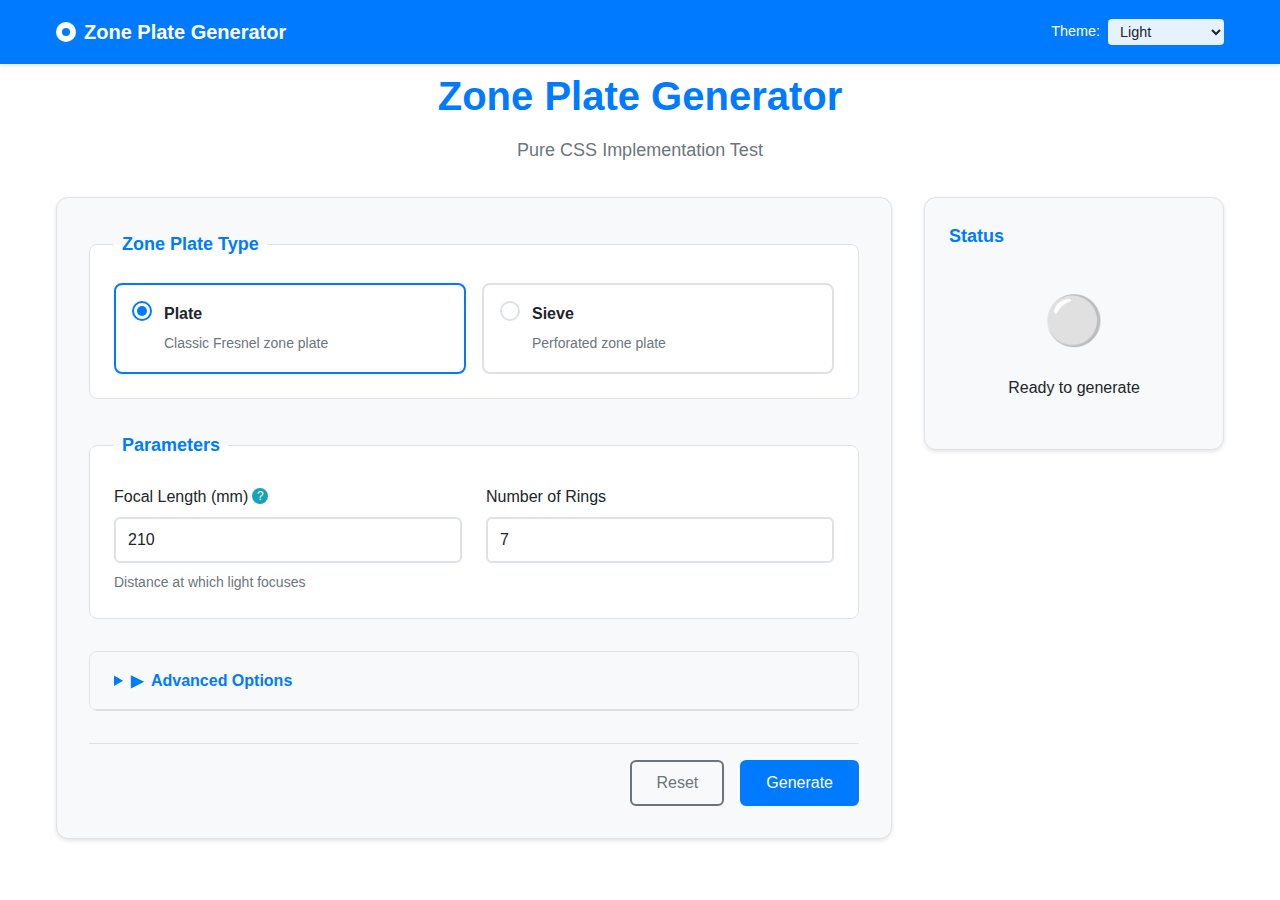
<file: test-css.html>
<!DOCTYPE html>
<html lang="en">
<head>
    <meta charset="UTF-8">
    <meta name="viewport" content="width=device-width, initial-scale=1.0">
    <title>Zone Plate Generator - Pure CSS Test</title>
    <link rel="stylesheet" href="src/zone_plate_ui/static/css/style.css">
</head>
<body data-theme="light">
    <nav class="navbar">
        <div class="container">
            <a class="navbar-brand" href="#">
                <span class="icon-dot"></span>
                Zone Plate Generator
            </a>
            
            <input type="checkbox" id="nav-toggle" class="nav-toggle">
            <label for="nav-toggle" class="nav-toggle-label">
                <span class="hamburger"></span>
            </label>
            
            <div class="nav-menu">
                <form class="theme-form">
                    <label for="theme-select" class="theme-label">Theme:</label>
                    <select id="theme-select" name="theme" class="theme-select">
                        <option value="light">Light</option>
                        <option value="dark">Dark</option>
                        <option value="blue">Ocean Blue</option>
                        <option value="purple">Purple Haze</option>
                    </select>
                </form>
            </div>
        </div>
    </nav>

    <main class="container">
        <div class="page-header">
            <h1 class="page-title">Zone Plate Generator</h1>
            <p class="page-subtitle">Pure CSS Implementation Test</p>
        </div>

        <div class="layout-grid">
            <div class="form-container">
                <form class="zone-form">
                    <fieldset class="form-section">
                        <legend>Zone Plate Type</legend>
                        <div class="radio-grid">
                            <div class="radio-card">
                                <input type="radio" id="type_plate" name="type" value="PLATE" checked>
                                <label for="type_plate" class="radio-label">
                                    <span class="radio-visual"></span>
                                    <div class="radio-content">
                                        <strong class="radio-title">Plate</strong>
                                        <small class="radio-description">Classic Fresnel zone plate</small>
                                    </div>
                                </label>
                            </div>
                            <div class="radio-card">
                                <input type="radio" id="type_sieve" name="type" value="SIEVE">
                                <label for="type_sieve" class="radio-label">
                                    <span class="radio-visual"></span>
                                    <div class="radio-content">
                                        <strong class="radio-title">Sieve</strong>
                                        <small class="radio-description">Perforated zone plate</small>
                                    </div>
                                </label>
                            </div>
                        </div>
                    </fieldset>

                    <fieldset class="form-section">
                        <legend>Parameters</legend>
                        <div class="form-grid">
                            <div class="form-group">
                                <label for="focal_length" class="form-label">
                                    Focal Length (mm)
                                    <span class="help-icon" title="The focal length in millimeters">?</span>
                                </label>
                                <input type="number" id="focal_length" name="focal_length" 
                                       value="210" class="form-control" required>
                                <small class="form-help">Distance at which light focuses</small>
                            </div>
                            
                            <div class="form-group">
                                <label for="rings" class="form-label">Number of Rings</label>
                                <input type="number" id="rings" name="rings" 
                                       value="7" class="form-control" required>
                            </div>
                        </div>
                    </fieldset>

                    <details class="advanced-section">
                        <summary class="advanced-toggle">Advanced Options</summary>
                        <div class="advanced-content">
                            <div class="form-group">
                                <label for="negative_mode" class="checkbox-label">
                                    <input type="checkbox" id="negative_mode" name="negative_mode">
                                    <span class="checkbox-visual"></span>
                                    Negative Mode
                                </label>
                            </div>
                        </div>
                    </details>

                    <div class="form-actions">
                        <button type="reset" class="btn btn-secondary">Reset</button>
                        <button type="submit" class="btn btn-primary">Generate</button>
                    </div>
                </form>
            </div>

            <div class="info-panel">
                <div class="info-card">
                    <h3 class="info-title">Status</h3>
                    <div class="status-display">
                        <div class="status-icon">⚪</div>
                        <p class="status-text">Ready to generate</p>
                    </div>
                </div>
            </div>
        </div>
    </main>
</body>
</html>
</file>
<file: src/zone_plate_ui/static/css/style.css>
/* Zone Plate Generator - Pure CSS Implementation */

/* CSS Reset and Base Styles */
* {
    margin: 0;
    padding: 0;
    box-sizing: border-box;
}

html {
    font-size: 16px;
    line-height: 1.6;
    scroll-behavior: smooth;
}

/* Theme Variables */
:root {
    /* Light theme (default) */
    --primary-color: #007bff;
    --secondary-color: #6c757d;
    --success-color: #28a745;
    --danger-color: #dc3545;
    --warning-color: #ffc107;
    --info-color: #17a2b8;
    --background-color: #ffffff;
    --surface-color: #f8f9fa;
    --text-color: #212529;
    --border-color: #dee2e6;
    --shadow: 0 2px 4px rgba(0,0,0,0.1);
}

[data-theme="dark"] {
    --primary-color: #0d6efd;
    --secondary-color: #6c757d;
    --success-color: #198754;
    --danger-color: #dc3545;
    --warning-color: #ffc107;
    --info-color: #0dcaf0;
    --background-color: #121212;
    --surface-color: #1e1e1e;
    --text-color: #ffffff;
    --border-color: #495057;
    --shadow: 0 2px 8px rgba(0,0,0,0.3);
}

[data-theme="blue"] {
    --primary-color: #0077be;
    --secondary-color: #4a90a4;
    --success-color: #52b788;
    --danger-color: #d62d20;
    --warning-color: #f2cc8f;
    --info-color: #81b29a;
    --background-color: #f0f8ff;
    --surface-color: #e6f3ff;
    --text-color: #003366;
    --border-color: #b3d9ff;
    --shadow: 0 2px 4px rgba(0,119,190,0.1);
}

[data-theme="purple"] {
    --primary-color: #6f42c1;
    --secondary-color: #8e44ad;
    --success-color: #27ae60;
    --danger-color: #e74c3c;
    --warning-color: #f39c12;
    --info-color: #3498db;
    --background-color: #faf5ff;
    --surface-color: #f3e8ff;
    --text-color: #2d1b69;
    --border-color: #d1c4e9;
    --shadow: 0 2px 4px rgba(111,66,193,0.1);
}

/* Body and Layout */
body {
    font-family: -apple-system, BlinkMacSystemFont, "Segoe UI", Roboto, "Helvetica Neue", Arial, sans-serif;
    background-color: var(--background-color);
    color: var(--text-color);
    transition: background-color 0.3s ease, color 0.3s ease;
}

.container {
    max-width: 1200px;
    margin: 0 auto;
    padding: 0 1rem;
}

/* Navigation */
.navbar {
    background-color: var(--primary-color);
    padding: 1rem 0;
    position: sticky;
    top: 0;
    z-index: 100;
    box-shadow: var(--shadow);
}

.navbar .container {
    display: flex;
    justify-content: space-between;
    align-items: center;
}

.navbar-brand {
    color: white;
    text-decoration: none;
    font-weight: 600;
    font-size: 1.25rem;
    display: flex;
    align-items: center;
    gap: 0.5rem;
}

.navbar-brand:hover {
    color: rgba(255,255,255,0.9);
}

.icon-dot {
    width: 20px;
    height: 20px;
    border-radius: 50%;
    background: white;
    display: inline-block;
    position: relative;
}

.icon-dot::before {
    content: '';
    position: absolute;
    top: 50%;
    left: 50%;
    transform: translate(-50%, -50%);
    width: 8px;
    height: 8px;
    background: var(--primary-color);
    border-radius: 50%;
}

/* Mobile Navigation */
.nav-toggle {
    display: none;
}

.nav-toggle-label {
    display: none;
    cursor: pointer;
    flex-direction: column;
    gap: 4px;
}

.hamburger {
    width: 25px;
    height: 3px;
    background: white;
    transition: all 0.3s ease;
}

.hamburger::before,
.hamburger::after {
    content: '';
    display: block;
    width: 25px;
    height: 3px;
    background: white;
    transition: all 0.3s ease;
}

.nav-menu {
    display: flex;
    align-items: center;
    gap: 1rem;
}

/* Theme Form */
.theme-form {
    display: flex;
    align-items: center;
    gap: 0.5rem;
}

.theme-label {
    color: white;
    font-size: 0.9rem;
}

.theme-select {
    padding: 0.25rem 0.5rem;
    border: none;
    border-radius: 4px;
    background: rgba(255,255,255,0.9);
    color: var(--text-color);
    font-size: 0.9rem;
}

.theme-select:focus {
    outline: 2px solid rgba(255,255,255,0.5);
}

/* Mobile Navigation Styles */
@media (max-width: 768px) {
    .nav-toggle-label {
        display: flex;
    }
    
    .nav-menu {
        position: absolute;
        top: 100%;
        left: 0;
        right: 0;
        background: var(--primary-color);
        padding: 1rem;
        transform: translateY(-100%);
        opacity: 0;
        visibility: hidden;
        transition: all 0.3s ease;
    }
    
    .nav-toggle:checked ~ .nav-menu {
        transform: translateY(0);
        opacity: 1;
        visibility: visible;
    }
    
    .nav-toggle:checked ~ .nav-toggle-label .hamburger {
        background: transparent;
    }
    
    .nav-toggle:checked ~ .nav-toggle-label .hamburger::before {
        transform: rotate(45deg) translateY(7px);
    }
    
    .nav-toggle:checked ~ .nav-toggle-label .hamburger::after {
        transform: rotate(-45deg) translateY(-7px);
    }
}

/* Main Content */
main {
    padding: 2rem 0;
    min-height: calc(100vh - 200px);
}

/* Flash Messages */
.alert {
    padding: 1rem;
    margin-bottom: 1rem;
    border-radius: 8px;
    position: relative;
    border: 1px solid;
}

.alert-success {
    background-color: rgba(40, 167, 69, 0.1);
    border-color: var(--success-color);
    color: var(--success-color);
}

.alert-danger,
.alert-error {
    background-color: rgba(220, 53, 69, 0.1);
    border-color: var(--danger-color);
    color: var(--danger-color);
}

.alert-warning {
    background-color: rgba(255, 193, 7, 0.1);
    border-color: var(--warning-color);
    color: var(--warning-color);
}

.alert-info {
    background-color: rgba(23, 162, 184, 0.1);
    border-color: var(--info-color);
    color: var(--info-color);
}

/* CSS-only Alert Close */
.alert-close-checkbox {
    display: none;
}

.alert-close {
    position: absolute;
    top: 0.5rem;
    right: 0.75rem;
    font-size: 1.5rem;
    cursor: pointer;
    opacity: 0.7;
    text-decoration: none;
    color: inherit;
}

.alert-close:hover {
    opacity: 1;
}

.alert-close-checkbox:checked + .alert {
    display: none;
}

/* Page Header */
.page-header {
    text-align: center;
    margin-bottom: 2rem;
}

.page-title {
    font-size: 2.5rem;
    margin-bottom: 0.5rem;
    color: var(--primary-color);
}

.page-subtitle {
    font-size: 1.125rem;
    color: var(--secondary-color);
    max-width: 600px;
    margin: 0 auto;
}

/* Layout Grid */
.layout-grid {
    display: grid;
    grid-template-columns: 1fr 300px;
    gap: 2rem;
    align-items: start;
}

@media (max-width: 992px) {
    .layout-grid {
        grid-template-columns: 1fr;
    }
}

/* Form Container */
.form-container {
    background: var(--surface-color);
    border-radius: 12px;
    padding: 2rem;
    box-shadow: var(--shadow);
    border: 1px solid var(--border-color);
}

.zone-form {
    display: flex;
    flex-direction: column;
    gap: 2rem;
}

/* Form Sections */
.form-section {
    border: 1px solid var(--border-color);
    border-radius: 8px;
    padding: 1.5rem;
    background: var(--background-color);
}

.form-section legend {
    font-weight: 600;
    color: var(--primary-color);
    padding: 0 0.5rem;
    font-size: 1.125rem;
}

/* Radio Groups */
.radio-grid {
    display: grid;
    grid-template-columns: repeat(auto-fit, minmax(200px, 1fr));
    gap: 1rem;
}

.radio-card {
    position: relative;
}

.radio-card input[type="radio"] {
    position: absolute;
    opacity: 0;
    width: 0;
    height: 0;
}

.radio-label {
    display: flex;
    align-items: flex-start;
    gap: 0.75rem;
    padding: 1rem;
    border: 2px solid var(--border-color);
    border-radius: 8px;
    cursor: pointer;
    transition: all 0.3s ease;
    background: var(--background-color);
}

.radio-label:hover {
    border-color: var(--primary-color);
    box-shadow: 0 2px 8px rgba(0,0,0,0.1);
}

.radio-card input[type="radio"]:checked + .radio-label {
    border-color: var(--primary-color);
    background: rgba(var(--primary-color), 0.05);
}

.radio-visual {
    width: 20px;
    height: 20px;
    border: 2px solid var(--border-color);
    border-radius: 50%;
    position: relative;
    flex-shrink: 0;
    transition: all 0.3s ease;
}

.radio-card input[type="radio"]:checked + .radio-label .radio-visual {
    border-color: var(--primary-color);
}

.radio-card input[type="radio"]:checked + .radio-label .radio-visual::after {
    content: '';
    position: absolute;
    top: 50%;
    left: 50%;
    transform: translate(-50%, -50%);
    width: 10px;
    height: 10px;
    background: var(--primary-color);
    border-radius: 50%;
}

.radio-content {
    flex: 1;
}

.radio-title {
    display: block;
    margin-bottom: 0.25rem;
    font-weight: 600;
}

.radio-description {
    color: var(--secondary-color);
    font-size: 0.875rem;
}

/* Form Grid */
.form-grid {
    display: grid;
    grid-template-columns: repeat(auto-fit, minmax(250px, 1fr));
    gap: 1.5rem;
}

/* Form Groups */
.form-group {
    display: flex;
    flex-direction: column;
    gap: 0.5rem;
}

.form-label {
    font-weight: 500;
    color: var(--text-color);
    display: flex;
    align-items: center;
    gap: 0.25rem;
}

.help-icon {
    width: 16px;
    height: 16px;
    background: var(--info-color);
    color: white;
    border-radius: 50%;
    display: flex;
    align-items: center;
    justify-content: center;
    font-size: 12px;
    cursor: help;
}

.help-icon:hover::after {
    content: attr(title);
    position: absolute;
    background: var(--text-color);
    color: var(--background-color);
    padding: 0.5rem;
    border-radius: 4px;
    font-size: 0.875rem;
    white-space: nowrap;
    z-index: 10;
    margin-top: 1.5rem;
    margin-left: -50%;
}

.form-control {
    padding: 0.75rem;
    border: 2px solid var(--border-color);
    border-radius: 6px;
    background: var(--background-color);
    color: var(--text-color);
    font-size: 1rem;
    transition: all 0.3s ease;
}

.form-control:focus {
    outline: none;
    border-color: var(--primary-color);
    box-shadow: 0 0 0 3px rgba(var(--primary-color), 0.1);
}

.form-control:invalid {
    border-color: var(--danger-color);
}

.form-help {
    font-size: 0.875rem;
    color: var(--secondary-color);
}

/* Checkbox Styling */
.checkbox-label {
    display: flex;
    align-items: center;
    gap: 0.75rem;
    cursor: pointer;
    font-weight: 500;
}

.checkbox-label input[type="checkbox"] {
    position: absolute;
    opacity: 0;
    width: 0;
    height: 0;
}

.checkbox-visual {
    width: 20px;
    height: 20px;
    border: 2px solid var(--border-color);
    border-radius: 4px;
    position: relative;
    transition: all 0.3s ease;
}

.checkbox-label input[type="checkbox"]:checked + .checkbox-visual {
    background: var(--primary-color);
    border-color: var(--primary-color);
}

.checkbox-label input[type="checkbox"]:checked + .checkbox-visual::after {
    content: '✓';
    position: absolute;
    top: 50%;
    left: 50%;
    transform: translate(-50%, -50%);
    color: white;
    font-size: 14px;
    font-weight: bold;
}

/* Advanced Section */
.advanced-section {
    border: 1px solid var(--border-color);
    border-radius: 8px;
    overflow: hidden;
}

.advanced-toggle {
    background: var(--surface-color);
    padding: 1rem 1.5rem;
    cursor: pointer;
    border: none;
    width: 100%;
    text-align: left;
    font-weight: 600;
    color: var(--primary-color);
    border-bottom: 1px solid var(--border-color);
}

.advanced-toggle:hover {
    background: rgba(var(--primary-color), 0.05);
}

.advanced-toggle::before {
    content: '▶';
    margin-right: 0.5rem;
    transition: transform 0.3s ease;
}

.advanced-section[open] .advanced-toggle::before {
    transform: rotate(90deg);
}

.advanced-content {
    padding: 1.5rem;
    background: var(--background-color);
}

/* Preset Buttons */
.preset-buttons {
    display: flex;
    gap: 0.75rem;
    flex-wrap: wrap;
}

.preset-btn {
    padding: 0.5rem 1rem;
    border: 2px solid var(--primary-color);
    background: transparent;
    color: var(--primary-color);
    border-radius: 6px;
    cursor: pointer;
    font-size: 0.875rem;
    transition: all 0.3s ease;
}

.preset-btn:hover {
    background: var(--primary-color);
    color: white;
}

/* Form Actions */
.form-actions {
    display: flex;
    gap: 1rem;
    justify-content: flex-end;
    padding-top: 1rem;
    border-top: 1px solid var(--border-color);
}

.btn {
    padding: 0.75rem 1.5rem;
    border: 2px solid;
    border-radius: 6px;
    font-size: 1rem;
    font-weight: 500;
    cursor: pointer;
    text-decoration: none;
    display: inline-flex;
    align-items: center;
    gap: 0.5rem;
    transition: all 0.3s ease;
}

.btn-primary {
    background: var(--primary-color);
    border-color: var(--primary-color);
    color: white;
}

.btn-primary:hover {
    background: transparent;
    color: var(--primary-color);
}

.btn-secondary {
    background: transparent;
    border-color: var(--secondary-color);
    color: var(--secondary-color);
}

.btn-secondary:hover {
    background: var(--secondary-color);
    color: white;
}

.btn-outline {
    background: transparent;
    border-color: var(--primary-color);
    color: var(--primary-color);
}

.btn-outline:hover {
    background: var(--primary-color);
    color: white;
}

.btn-small {
    padding: 0.375rem 0.75rem;
    font-size: 0.875rem;
}

/* Info Panel */
.info-panel {
    display: flex;
    flex-direction: column;
    gap: 1.5rem;
}

.info-card {
    background: var(--surface-color);
    border: 1px solid var(--border-color);
    border-radius: 12px;
    padding: 1.5rem;
    box-shadow: var(--shadow);
}

.info-title {
    color: var(--primary-color);
    margin-bottom: 1rem;
    font-size: 1.125rem;
    font-weight: 600;
}

/* Status Display */
.status-display {
    text-align: center;
    padding: 1rem;
}

.status-icon {
    font-size: 3rem;
    margin-bottom: 1rem;
    display: block;
}

.status-text {
    font-weight: 500;
    margin-bottom: 0.5rem;
}

.status-help {
    color: var(--secondary-color);
    font-size: 0.875rem;
}

/* Help Sections */
.help-section {
    border: 1px solid var(--border-color);
    border-radius: 6px;
    margin-bottom: 0.5rem;
    overflow: hidden;
}

.help-section summary {
    padding: 0.75rem;
    background: var(--background-color);
    cursor: pointer;
    font-weight: 500;
    border-bottom: 1px solid var(--border-color);
}

.help-section summary:hover {
    background: rgba(var(--primary-color), 0.05);
}

.help-section[open] summary {
    border-bottom: 1px solid var(--border-color);
}

.help-list {
    list-style: none;
    padding: 1rem;
    margin: 0;
    background: var(--surface-color);
}

.help-list li {
    margin-bottom: 0.5rem;
    font-size: 0.875rem;
}

.help-list li:last-child {
    margin-bottom: 0;
}

/* Footer */
.footer {
    background: var(--surface-color);
    border-top: 1px solid var(--border-color);
    padding: 2rem 0;
    margin-top: 3rem;
}

.footer-content {
    display: grid;
    grid-template-columns: 1fr 1fr;
    gap: 2rem;
    align-items: center;
}

.footer-section h6 {
    margin-bottom: 0.5rem;
    color: var(--primary-color);
    font-weight: 600;
}

.footer-text {
    color: var(--secondary-color);
    font-size: 0.875rem;
    margin: 0;
}

.footer-right {
    text-align: right;
}

.footer-link {
    color: var(--primary-color);
    text-decoration: none;
}

.footer-link:hover {
    text-decoration: underline;
}

@media (max-width: 768px) {
    .footer-content {
        grid-template-columns: 1fr;
        text-align: center;
    }
    
    .footer-right {
        text-align: center;
    }
    
    .form-actions {
        flex-direction: column;
    }
    
    .preset-buttons {
        justify-content: center;
    }
}

/* Print Styles */
@media print {
    .navbar,
    .footer,
    .info-panel,
    .preset-buttons,
    .form-actions {
        display: none !important;
    }
    
    body {
        background: white !important;
        color: black !important;
    }
    
    .form-container {
        box-shadow: none;
        border: 1px solid #000;
    }
}

/* Reduced Motion */
@media (prefers-reduced-motion: reduce) {
    *,
    ::before,
    ::after {
        animation-duration: 0.01ms !important;
        animation-iteration-count: 1 !important;
        transition-duration: 0.01ms !important;
    }
}

/* High Contrast Mode */
@media (prefers-contrast: high) {
    .form-control,
    .radio-label,
    .btn {
        border-width: 3px;
    }
}

/* Focus Management */
.form-control:focus,
.btn:focus,
.radio-label:focus-within,
.checkbox-label:focus-within {
    outline: 3px solid var(--primary-color);
    outline-offset: 2px;
}
</file>
